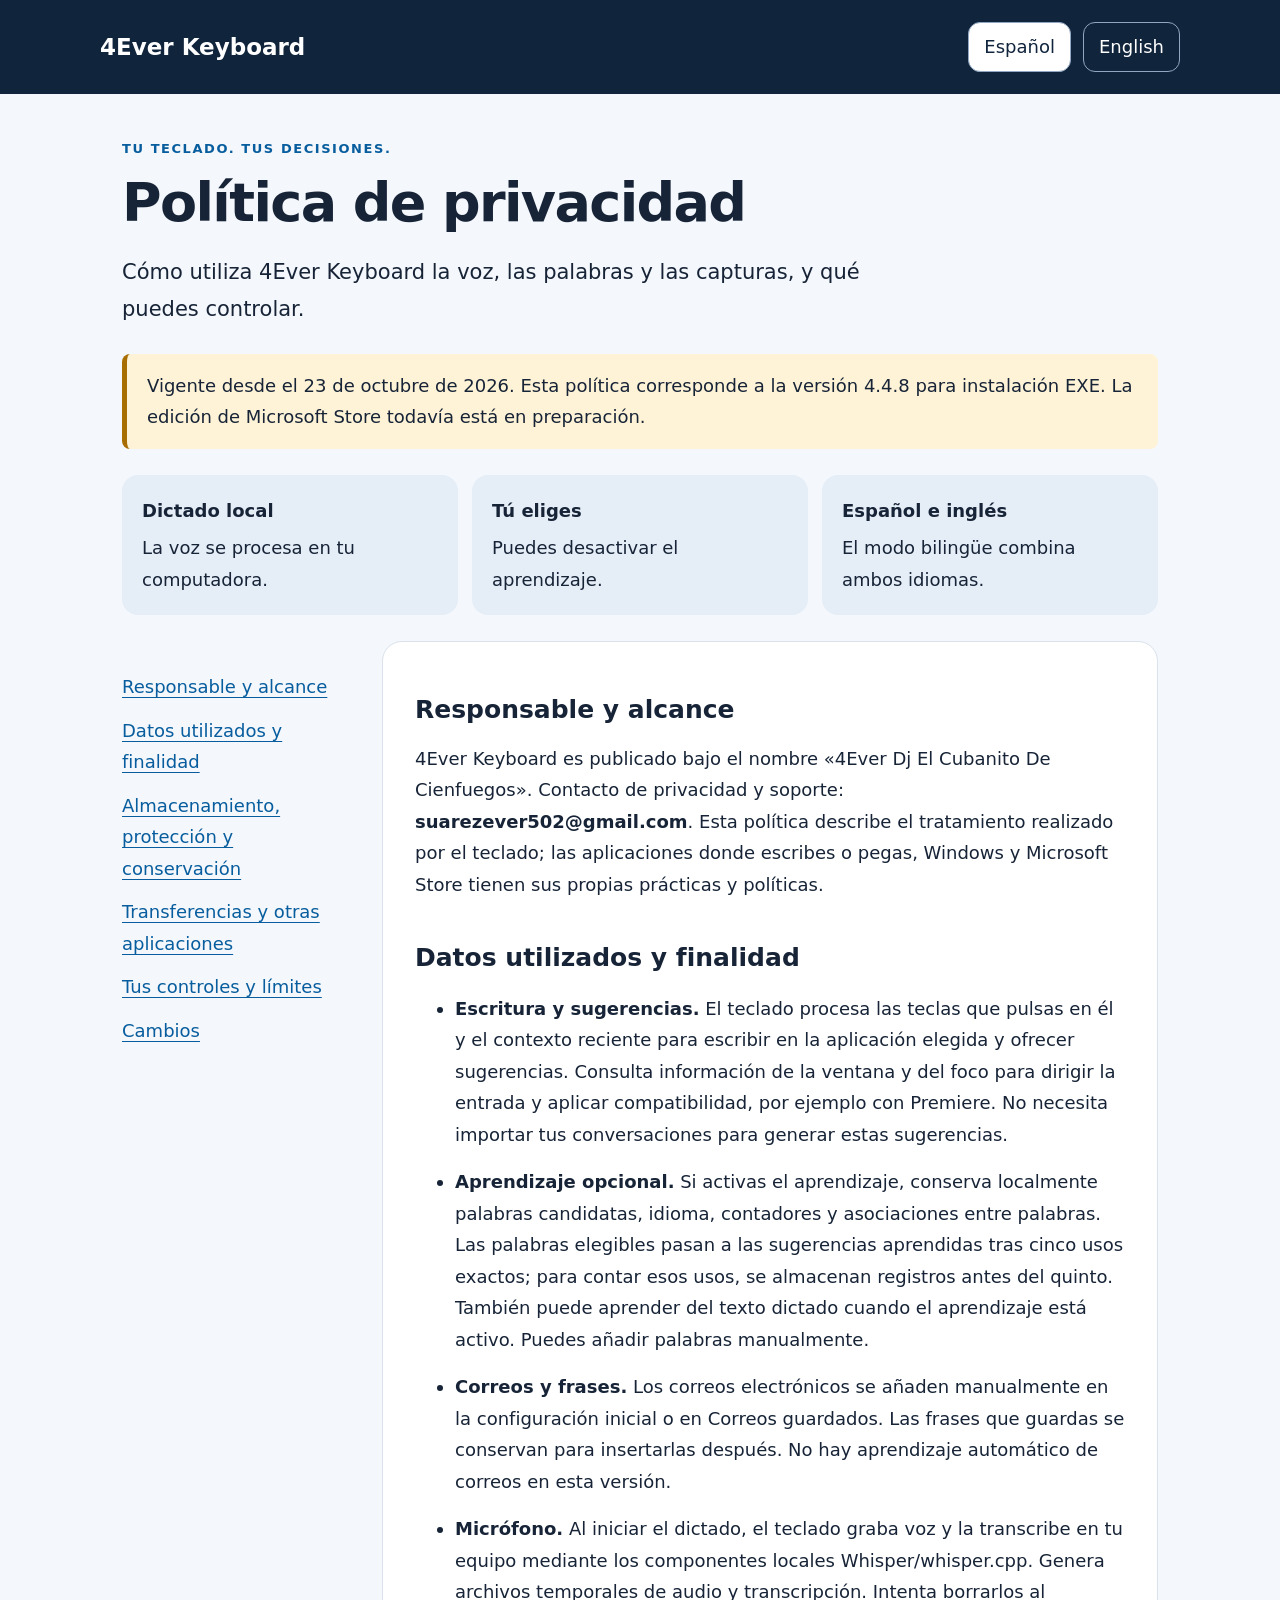
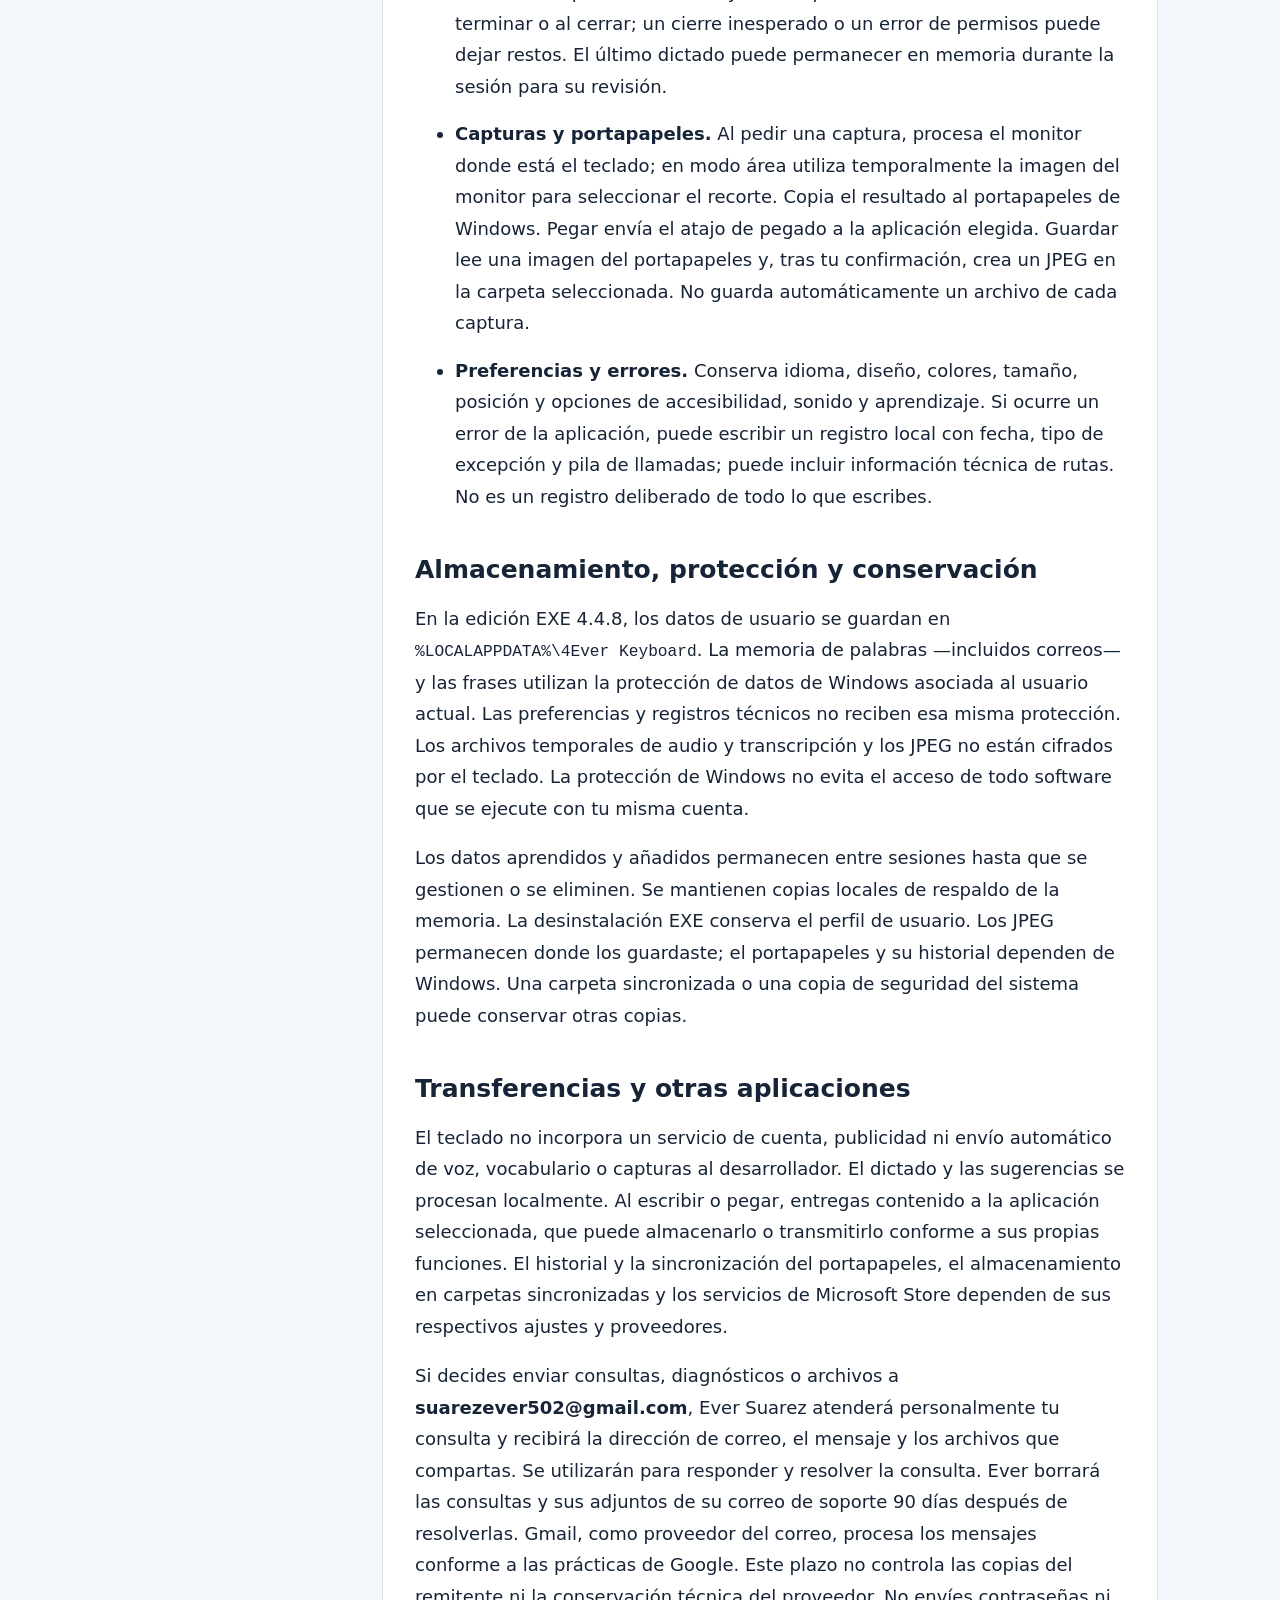
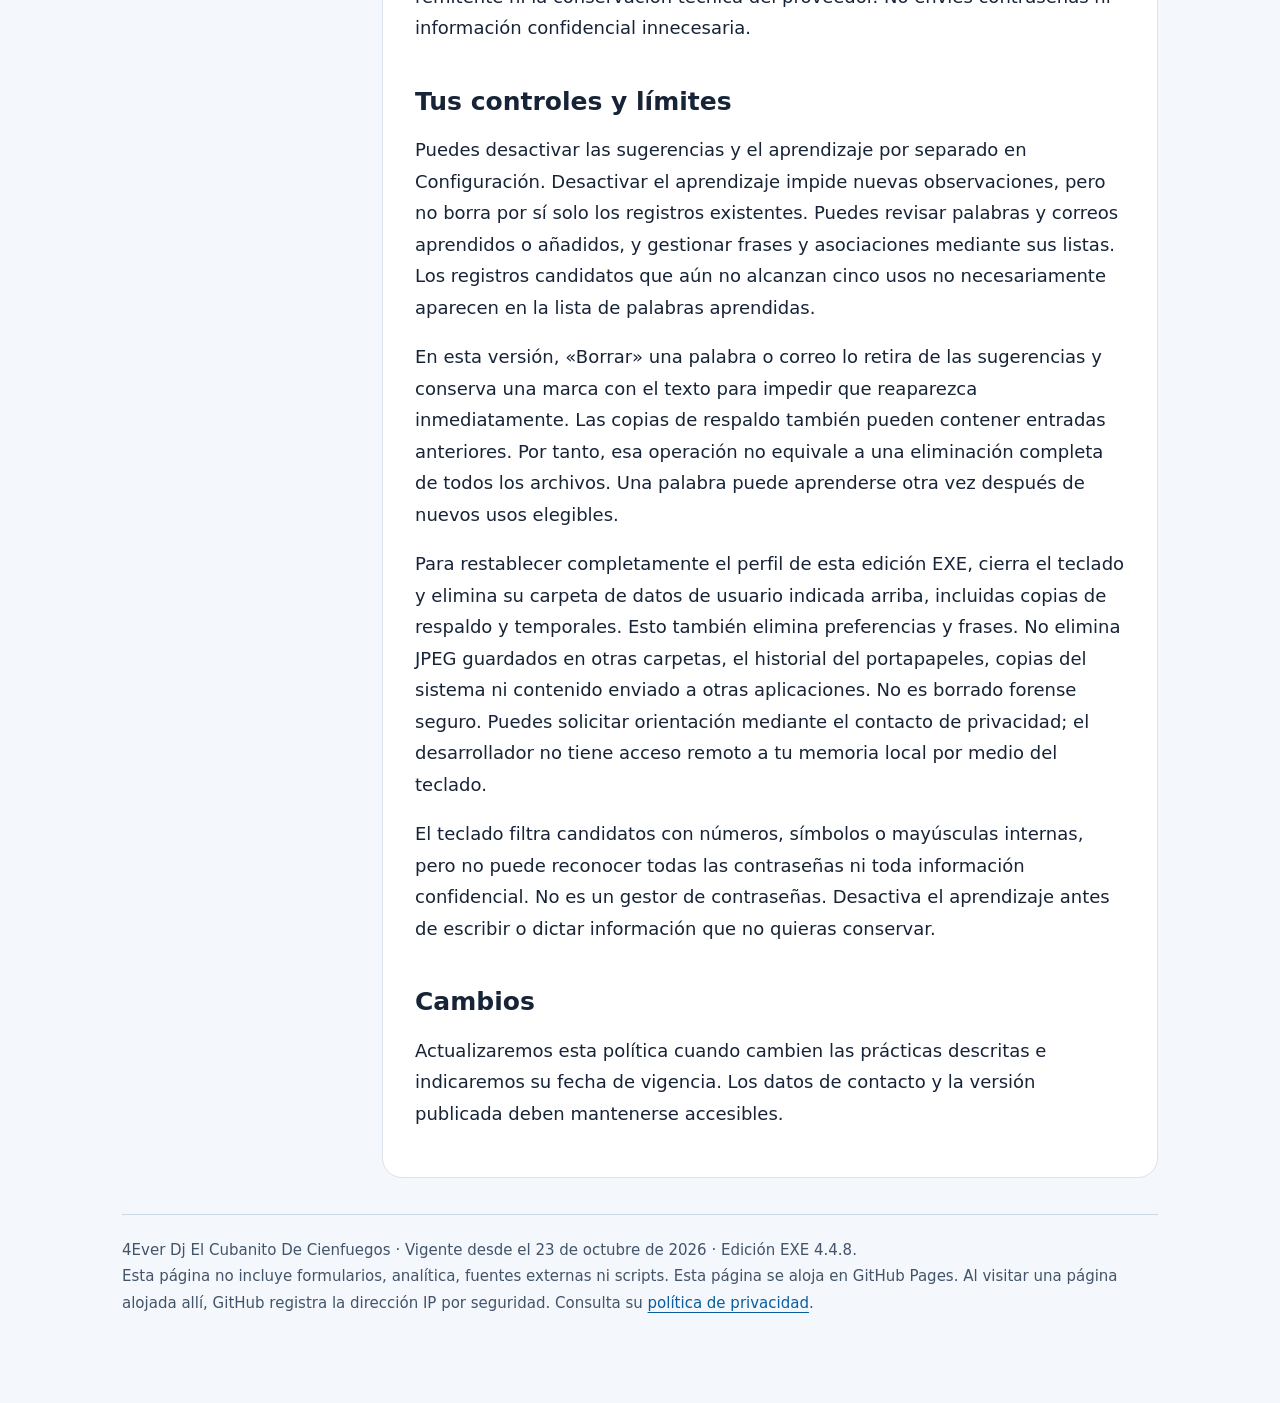
<file: index.html>
<!doctype html><html lang="es"><head><meta charset="utf-8"><meta name="viewport" content="width=device-width,initial-scale=1"><title>Política de privacidad · 4Ever Keyboard</title><link rel="stylesheet" href="style.css"></head><body><a class="skip" href="#main">Ir al contenido</a><header><a class="brand" href="index.html">4Ever Keyboard</a><nav aria-label="Idioma"><a href="index.html" lang="es" aria-current="page">Español</a><a href="privacy-en.html" lang="en" >English</a></nav></header><main id="main"><div class="eyebrow">Tu teclado. Tus decisiones.</div><h1>Política de privacidad</h1><p class="lead">Cómo utiliza 4Ever Keyboard la voz, las palabras y las capturas, y qué puedes controlar.</p><div class="notice">Vigente desde el 23 de octubre de 2026. Esta política corresponde a la versión 4.4.8 para instalación EXE. La edición de Microsoft Store todavía está en preparación.</div><div class="cards"><div class="card"><strong>Dictado local</strong>La voz se procesa en tu computadora.</div><div class="card"><strong>Tú eliges</strong>Puedes desactivar el aprendizaje.</div><div class="card"><strong>Español e inglés</strong>El modo bilingüe combina ambos idiomas.</div></div><div class="layout"><aside aria-label="Contenido"><a href="#section-1">Responsable y alcance</a><a href="#section-2">Datos utilizados y finalidad</a><a href="#section-3">Almacenamiento, protección y conservación</a><a href="#section-4">Transferencias y otras aplicaciones</a><a href="#section-5">Tus controles y límites</a><a href="#section-6">Cambios</a></aside><article><h2 id="section-1">Responsable y alcance</h2>
<p>4Ever Keyboard es publicado bajo el nombre «4Ever Dj El Cubanito De Cienfuegos». Contacto de privacidad y soporte: <strong>suarezever502@gmail.com</strong>. Esta política describe el tratamiento realizado por el teclado; las aplicaciones donde escribes o pegas, Windows y Microsoft Store tienen sus propias prácticas y políticas.</p>
<h2 id="section-2">Datos utilizados y finalidad</h2>
<ul><li><strong>Escritura y sugerencias.</strong> El teclado procesa las teclas que pulsas en él y el contexto reciente para escribir en la aplicación elegida y ofrecer sugerencias. Consulta información de la ventana y del foco para dirigir la entrada y aplicar compatibilidad, por ejemplo con Premiere. No necesita importar tus conversaciones para generar estas sugerencias.</li><li><strong>Aprendizaje opcional.</strong> Si activas el aprendizaje, conserva localmente palabras candidatas, idioma, contadores y asociaciones entre palabras. Las palabras elegibles pasan a las sugerencias aprendidas tras cinco usos exactos; para contar esos usos, se almacenan registros antes del quinto. También puede aprender del texto dictado cuando el aprendizaje está activo. Puedes añadir palabras manualmente.</li><li><strong>Correos y frases.</strong> Los correos electrónicos se añaden manualmente en la configuración inicial o en Correos guardados. Las frases que guardas se conservan para insertarlas después. No hay aprendizaje automático de correos en esta versión.</li><li><strong>Micrófono.</strong> Al iniciar el dictado, el teclado graba voz y la transcribe en tu equipo mediante los componentes locales Whisper/whisper.cpp. Genera archivos temporales de audio y transcripción. Intenta borrarlos al terminar o al cerrar; un cierre inesperado o un error de permisos puede dejar restos. El último dictado puede permanecer en memoria durante la sesión para su revisión.</li><li><strong>Capturas y portapapeles.</strong> Al pedir una captura, procesa el monitor donde está el teclado; en modo área utiliza temporalmente la imagen del monitor para seleccionar el recorte. Copia el resultado al portapapeles de Windows. Pegar envía el atajo de pegado a la aplicación elegida. Guardar lee una imagen del portapapeles y, tras tu confirmación, crea un JPEG en la carpeta seleccionada. No guarda automáticamente un archivo de cada captura.</li><li><strong>Preferencias y errores.</strong> Conserva idioma, diseño, colores, tamaño, posición y opciones de accesibilidad, sonido y aprendizaje. Si ocurre un error de la aplicación, puede escribir un registro local con fecha, tipo de excepción y pila de llamadas; puede incluir información técnica de rutas. No es un registro deliberado de todo lo que escribes.</li></ul>
<h2 id="section-3">Almacenamiento, protección y conservación</h2>
<p>En la edición EXE 4.4.8, los datos de usuario se guardan en <code>%LOCALAPPDATA%\4Ever Keyboard</code>. La memoria de palabras —incluidos correos— y las frases utilizan la protección de datos de Windows asociada al usuario actual. Las preferencias y registros técnicos no reciben esa misma protección. Los archivos temporales de audio y transcripción y los JPEG no están cifrados por el teclado. La protección de Windows no evita el acceso de todo software que se ejecute con tu misma cuenta.</p>
<p>Los datos aprendidos y añadidos permanecen entre sesiones hasta que se gestionen o se eliminen. Se mantienen copias locales de respaldo de la memoria. La desinstalación EXE conserva el perfil de usuario. Los JPEG permanecen donde los guardaste; el portapapeles y su historial dependen de Windows. Una carpeta sincronizada o una copia de seguridad del sistema puede conservar otras copias.</p>
<h2 id="section-4">Transferencias y otras aplicaciones</h2>
<p>El teclado no incorpora un servicio de cuenta, publicidad ni envío automático de voz, vocabulario o capturas al desarrollador. El dictado y las sugerencias se procesan localmente. Al escribir o pegar, entregas contenido a la aplicación seleccionada, que puede almacenarlo o transmitirlo conforme a sus propias funciones. El historial y la sincronización del portapapeles, el almacenamiento en carpetas sincronizadas y los servicios de Microsoft Store dependen de sus respectivos ajustes y proveedores.</p>
<p>Si decides enviar consultas, diagnósticos o archivos a <strong>suarezever502@gmail.com</strong>, Ever Suarez atenderá personalmente tu consulta y recibirá la dirección de correo, el mensaje y los archivos que compartas. Se utilizarán para responder y resolver la consulta. Ever borrará las consultas y sus adjuntos de su correo de soporte 90 días después de resolverlas. Gmail, como proveedor del correo, procesa los mensajes conforme a las prácticas de Google. Este plazo no controla las copias del remitente ni la conservación técnica del proveedor. No envíes contraseñas ni información confidencial innecesaria.</p>
<h2 id="section-5">Tus controles y límites</h2>
<p>Puedes desactivar las sugerencias y el aprendizaje por separado en Configuración. Desactivar el aprendizaje impide nuevas observaciones, pero no borra por sí solo los registros existentes. Puedes revisar palabras y correos aprendidos o añadidos, y gestionar frases y asociaciones mediante sus listas. Los registros candidatos que aún no alcanzan cinco usos no necesariamente aparecen en la lista de palabras aprendidas.</p>
<p>En esta versión, «Borrar» una palabra o correo lo retira de las sugerencias y conserva una marca con el texto para impedir que reaparezca inmediatamente. Las copias de respaldo también pueden contener entradas anteriores. Por tanto, esa operación no equivale a una eliminación completa de todos los archivos. Una palabra puede aprenderse otra vez después de nuevos usos elegibles.</p>
<p>Para restablecer completamente el perfil de esta edición EXE, cierra el teclado y elimina su carpeta de datos de usuario indicada arriba, incluidas copias de respaldo y temporales. Esto también elimina preferencias y frases. No elimina JPEG guardados en otras carpetas, el historial del portapapeles, copias del sistema ni contenido enviado a otras aplicaciones. No es borrado forense seguro. Puedes solicitar orientación mediante el contacto de privacidad; el desarrollador no tiene acceso remoto a tu memoria local por medio del teclado.</p>
<p>El teclado filtra candidatos con números, símbolos o mayúsculas internas, pero no puede reconocer todas las contraseñas ni toda información confidencial. No es un gestor de contraseñas. Desactiva el aprendizaje antes de escribir o dictar información que no quieras conservar.</p>
<h2 id="section-6">Cambios</h2>
<p>Actualizaremos esta política cuando cambien las prácticas descritas e indicaremos su fecha de vigencia. Los datos de contacto y la versión publicada deben mantenerse accesibles.</p></article></div><footer>4Ever Dj El Cubanito De Cienfuegos · Vigente desde el 23 de octubre de 2026 · Edición EXE 4.4.8.<p>Esta página no incluye formularios, analítica, fuentes externas ni scripts. Esta página se aloja en GitHub Pages. Al visitar una página alojada allí, GitHub registra la dirección IP por seguridad. Consulta su <a href="https://docs.github.com/en/site-policy/privacy-policies/github-general-privacy-statement">política de privacidad</a>.</p></footer></main></body></html>
</file>
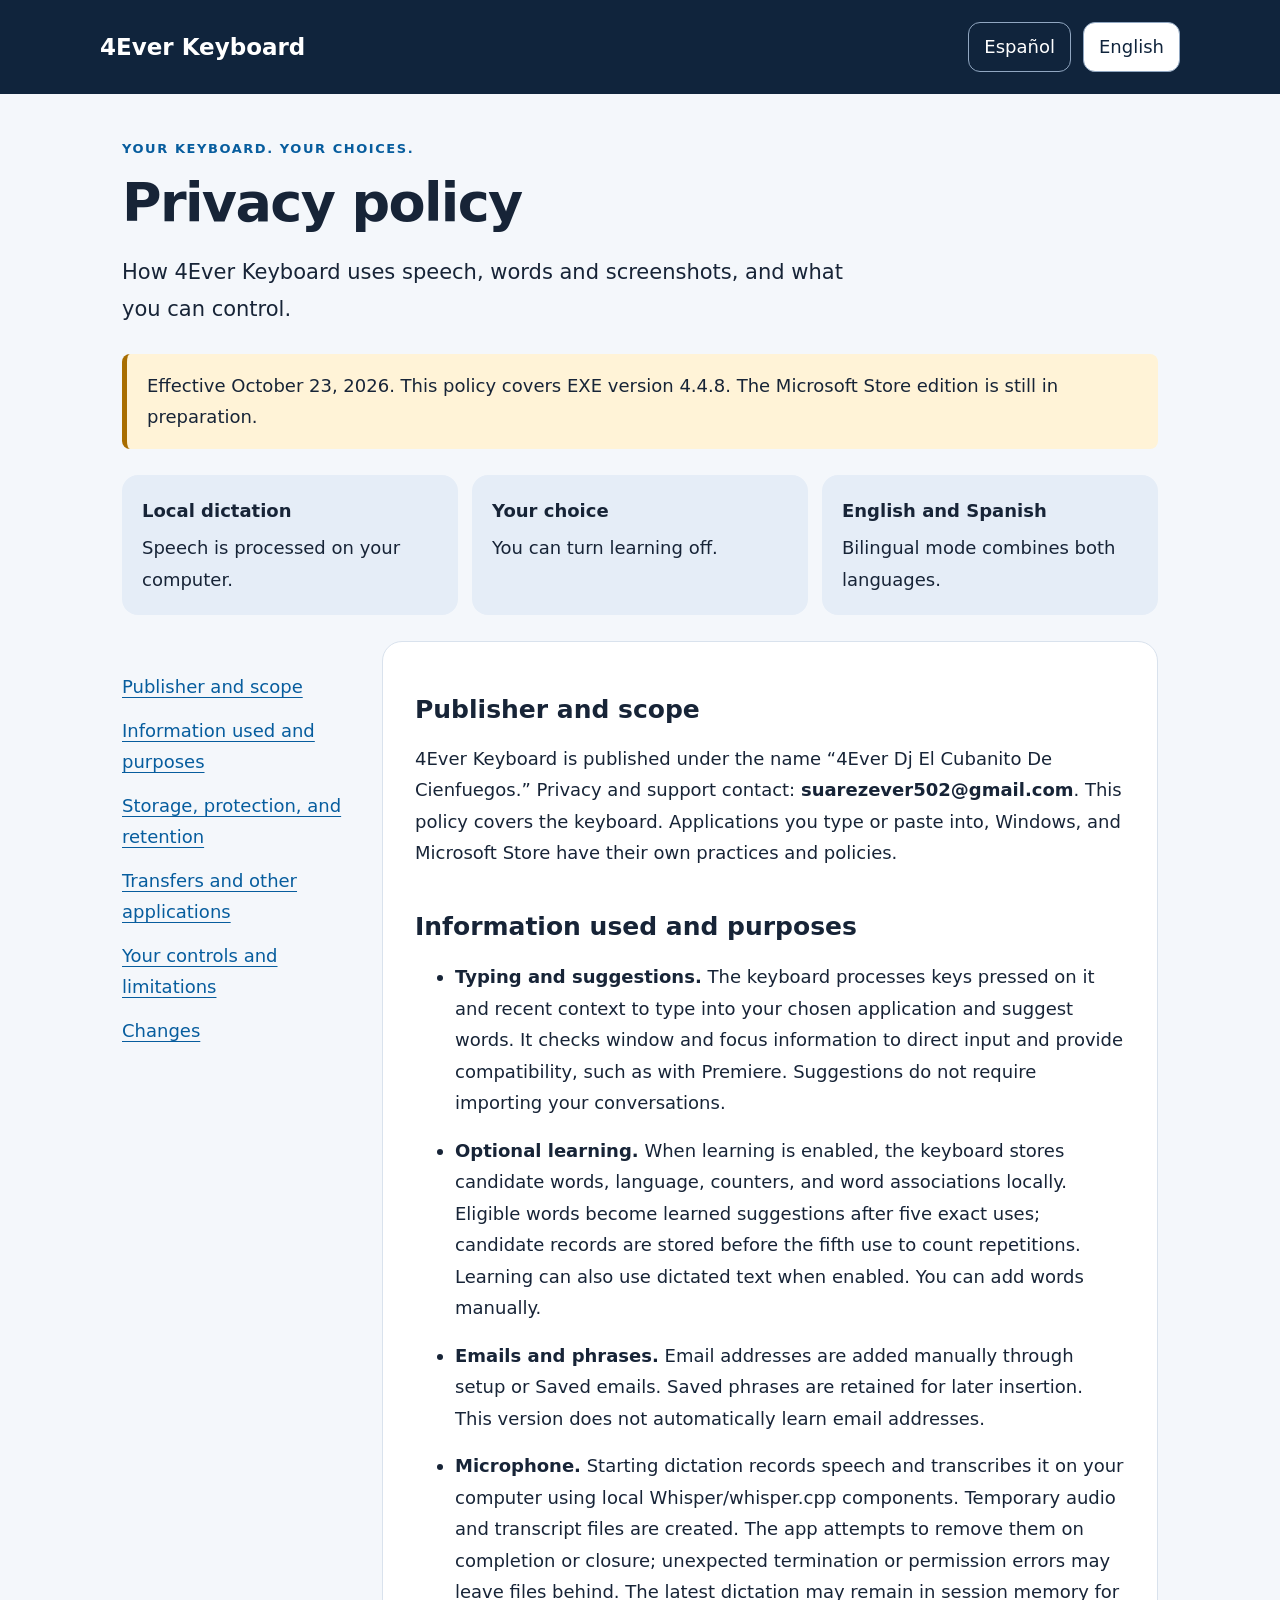
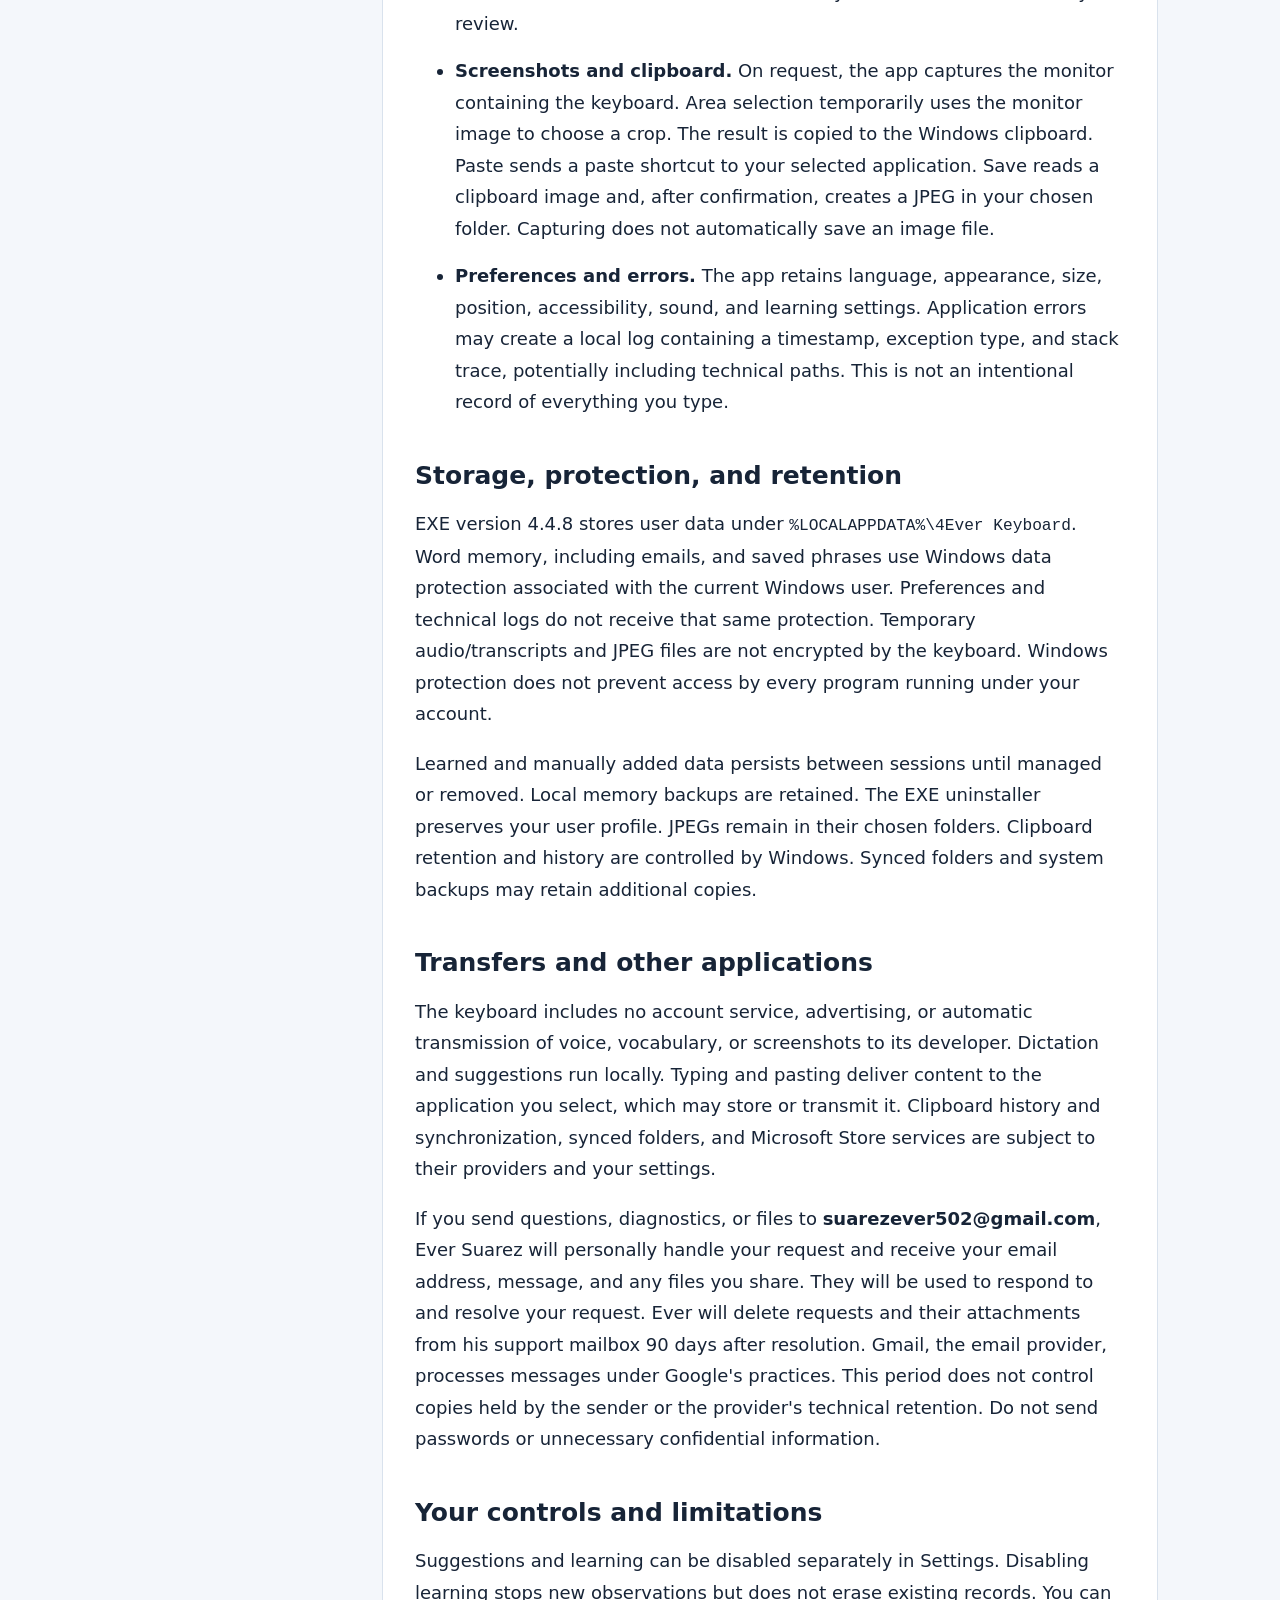
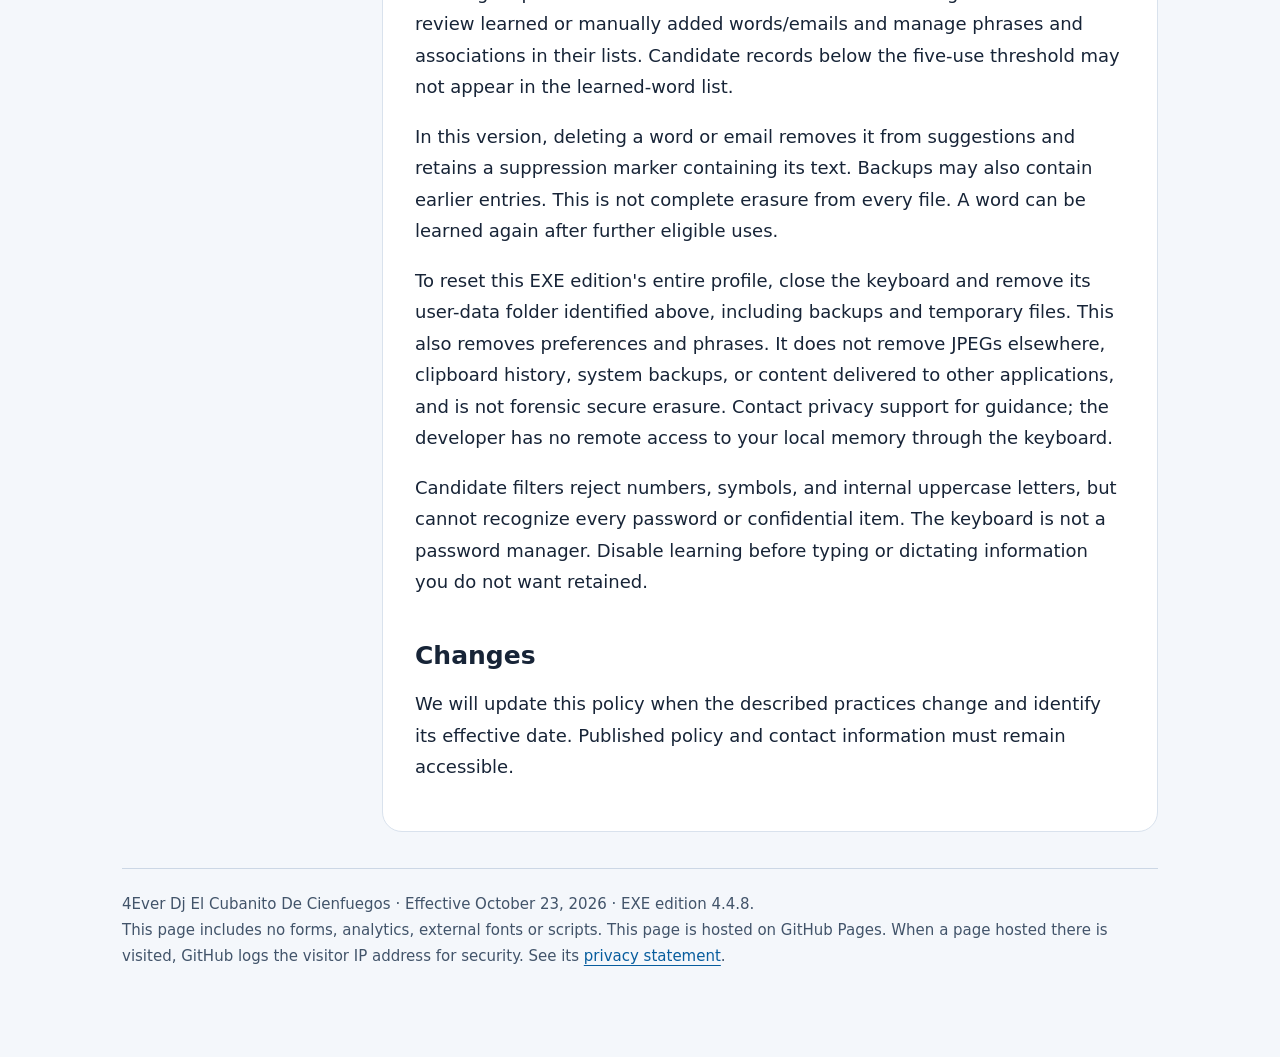
<file: privacy-en.html>
<!doctype html><html lang="en"><head><meta charset="utf-8"><meta name="viewport" content="width=device-width,initial-scale=1"><title>Privacy policy · 4Ever Keyboard</title><link rel="stylesheet" href="style.css"></head><body><a class="skip" href="#main">Skip to content</a><header><a class="brand" href="index.html">4Ever Keyboard</a><nav aria-label="Language"><a href="index.html" lang="es" >Español</a><a href="privacy-en.html" lang="en" aria-current="page">English</a></nav></header><main id="main"><div class="eyebrow">Your keyboard. Your choices.</div><h1>Privacy policy</h1><p class="lead">How 4Ever Keyboard uses speech, words and screenshots, and what you can control.</p><div class="notice">Effective October 23, 2026. This policy covers EXE version 4.4.8. The Microsoft Store edition is still in preparation.</div><div class="cards"><div class="card"><strong>Local dictation</strong>Speech is processed on your computer.</div><div class="card"><strong>Your choice</strong>You can turn learning off.</div><div class="card"><strong>English and Spanish</strong>Bilingual mode combines both languages.</div></div><div class="layout"><aside aria-label="Contents"><a href="#section-1">Publisher and scope</a><a href="#section-2">Information used and purposes</a><a href="#section-3">Storage, protection, and retention</a><a href="#section-4">Transfers and other applications</a><a href="#section-5">Your controls and limitations</a><a href="#section-6">Changes</a></aside><article><h2 id="section-1">Publisher and scope</h2>
<p>4Ever Keyboard is published under the name “4Ever Dj El Cubanito De Cienfuegos.” Privacy and support contact: <strong>suarezever502@gmail.com</strong>. This policy covers the keyboard. Applications you type or paste into, Windows, and Microsoft Store have their own practices and policies.</p>
<h2 id="section-2">Information used and purposes</h2>
<ul><li><strong>Typing and suggestions.</strong> The keyboard processes keys pressed on it and recent context to type into your chosen application and suggest words. It checks window and focus information to direct input and provide compatibility, such as with Premiere. Suggestions do not require importing your conversations.</li><li><strong>Optional learning.</strong> When learning is enabled, the keyboard stores candidate words, language, counters, and word associations locally. Eligible words become learned suggestions after five exact uses; candidate records are stored before the fifth use to count repetitions. Learning can also use dictated text when enabled. You can add words manually.</li><li><strong>Emails and phrases.</strong> Email addresses are added manually through setup or Saved emails. Saved phrases are retained for later insertion. This version does not automatically learn email addresses.</li><li><strong>Microphone.</strong> Starting dictation records speech and transcribes it on your computer using local Whisper/whisper.cpp components. Temporary audio and transcript files are created. The app attempts to remove them on completion or closure; unexpected termination or permission errors may leave files behind. The latest dictation may remain in session memory for review.</li><li><strong>Screenshots and clipboard.</strong> On request, the app captures the monitor containing the keyboard. Area selection temporarily uses the monitor image to choose a crop. The result is copied to the Windows clipboard. Paste sends a paste shortcut to your selected application. Save reads a clipboard image and, after confirmation, creates a JPEG in your chosen folder. Capturing does not automatically save an image file.</li><li><strong>Preferences and errors.</strong> The app retains language, appearance, size, position, accessibility, sound, and learning settings. Application errors may create a local log containing a timestamp, exception type, and stack trace, potentially including technical paths. This is not an intentional record of everything you type.</li></ul>
<h2 id="section-3">Storage, protection, and retention</h2>
<p>EXE version 4.4.8 stores user data under <code>%LOCALAPPDATA%\4Ever Keyboard</code>. Word memory, including emails, and saved phrases use Windows data protection associated with the current Windows user. Preferences and technical logs do not receive that same protection. Temporary audio/transcripts and JPEG files are not encrypted by the keyboard. Windows protection does not prevent access by every program running under your account.</p>
<p>Learned and manually added data persists between sessions until managed or removed. Local memory backups are retained. The EXE uninstaller preserves your user profile. JPEGs remain in their chosen folders. Clipboard retention and history are controlled by Windows. Synced folders and system backups may retain additional copies.</p>
<h2 id="section-4">Transfers and other applications</h2>
<p>The keyboard includes no account service, advertising, or automatic transmission of voice, vocabulary, or screenshots to its developer. Dictation and suggestions run locally. Typing and pasting deliver content to the application you select, which may store or transmit it. Clipboard history and synchronization, synced folders, and Microsoft Store services are subject to their providers and your settings.</p>
<p>If you send questions, diagnostics, or files to <strong>suarezever502@gmail.com</strong>, Ever Suarez will personally handle your request and receive your email address, message, and any files you share. They will be used to respond to and resolve your request. Ever will delete requests and their attachments from his support mailbox 90 days after resolution. Gmail, the email provider, processes messages under Google&#x27;s practices. This period does not control copies held by the sender or the provider&#x27;s technical retention. Do not send passwords or unnecessary confidential information.</p>
<h2 id="section-5">Your controls and limitations</h2>
<p>Suggestions and learning can be disabled separately in Settings. Disabling learning stops new observations but does not erase existing records. You can review learned or manually added words/emails and manage phrases and associations in their lists. Candidate records below the five-use threshold may not appear in the learned-word list.</p>
<p>In this version, deleting a word or email removes it from suggestions and retains a suppression marker containing its text. Backups may also contain earlier entries. This is not complete erasure from every file. A word can be learned again after further eligible uses.</p>
<p>To reset this EXE edition&#x27;s entire profile, close the keyboard and remove its user-data folder identified above, including backups and temporary files. This also removes preferences and phrases. It does not remove JPEGs elsewhere, clipboard history, system backups, or content delivered to other applications, and is not forensic secure erasure. Contact privacy support for guidance; the developer has no remote access to your local memory through the keyboard.</p>
<p>Candidate filters reject numbers, symbols, and internal uppercase letters, but cannot recognize every password or confidential item. The keyboard is not a password manager. Disable learning before typing or dictating information you do not want retained.</p>
<h2 id="section-6">Changes</h2>
<p>We will update this policy when the described practices change and identify its effective date. Published policy and contact information must remain accessible.</p></article></div><footer>4Ever Dj El Cubanito De Cienfuegos · Effective October 23, 2026 · EXE edition 4.4.8.<p>This page includes no forms, analytics, external fonts or scripts. This page is hosted on GitHub Pages. When a page hosted there is visited, GitHub logs the visitor IP address for security. See its <a href="https://docs.github.com/en/site-policy/privacy-policies/github-general-privacy-statement">privacy statement</a>.</p></footer></main></body></html>
</file>
<file: style.css>
*{box-sizing:border-box}html{scroll-behavior:smooth}body{margin:0;background:#f4f7fb;color:#172437;font:18px/1.75 system-ui,-apple-system,Segoe UI,sans-serif}header{background:#10243c;color:white;padding:22px max(22px,calc((100% - 1080px)/2));display:flex;justify-content:space-between;align-items:center;gap:20px;flex-wrap:wrap}header a{color:white}.brand{text-decoration:none;font-size:23px;font-weight:750}nav{display:flex;gap:12px}nav a{padding:8px 15px;border:1px solid #91a7c1;border-radius:12px;text-decoration:none}a[aria-current=page]{background:white;color:#10243c}a{color:#075d9e;text-underline-offset:4px}a:focus-visible{outline:3px solid #df9800;outline-offset:4px}.skip{position:absolute;left:10px;top:-80px;background:white;padding:12px;z-index:9}.skip:focus{top:10px}main{max-width:1080px;margin:auto;padding:44px 22px 70px}.eyebrow{text-transform:uppercase;letter-spacing:.12em;font-size:13px;font-weight:750;color:#075d9e}h1{font-size:clamp(32px,5vw,54px);line-height:1.15;letter-spacing:-.03em;margin:12px 0 20px}h2{font-size:25px;line-height:1.3;margin:42px 0 16px}p{margin:0 0 18px}.lead{font-size:21px;max-width:750px}.notice{border-left:5px solid #a86d00;background:#fff3d7;padding:16px 20px;border-radius:8px;margin:26px 0}.cards{display:grid;grid-template-columns:repeat(3,1fr);gap:14px;margin:26px 0}.card{background:#e5edf7;padding:20px;border-radius:16px}.card strong{display:block;margin-bottom:6px}.layout{display:grid;grid-template-columns:220px 1fr;gap:40px}aside{padding-top:30px}aside a{display:block;margin-bottom:12px}article{background:white;border:1px solid #d9e2ed;border-radius:20px;padding:10px 32px 30px;min-width:0}li{margin-bottom:16px}code{overflow-wrap:anywhere;font-size:.9em}footer{border-top:1px solid #ccd7e5;padding-top:22px;margin-top:36px;color:#42546a;font-size:15px}@media(max-width:760px){.layout{display:block}.cards{grid-template-columns:1fr}aside{padding:0 0 18px}article{padding:4px 20px 24px}main{padding-top:28px}nav a{min-height:44px}body{font-size:17px}}@media print{header,aside,.cards{display:none}body{background:white}main{padding:0}article{border:0}h2{break-after:avoid}}
</file>
